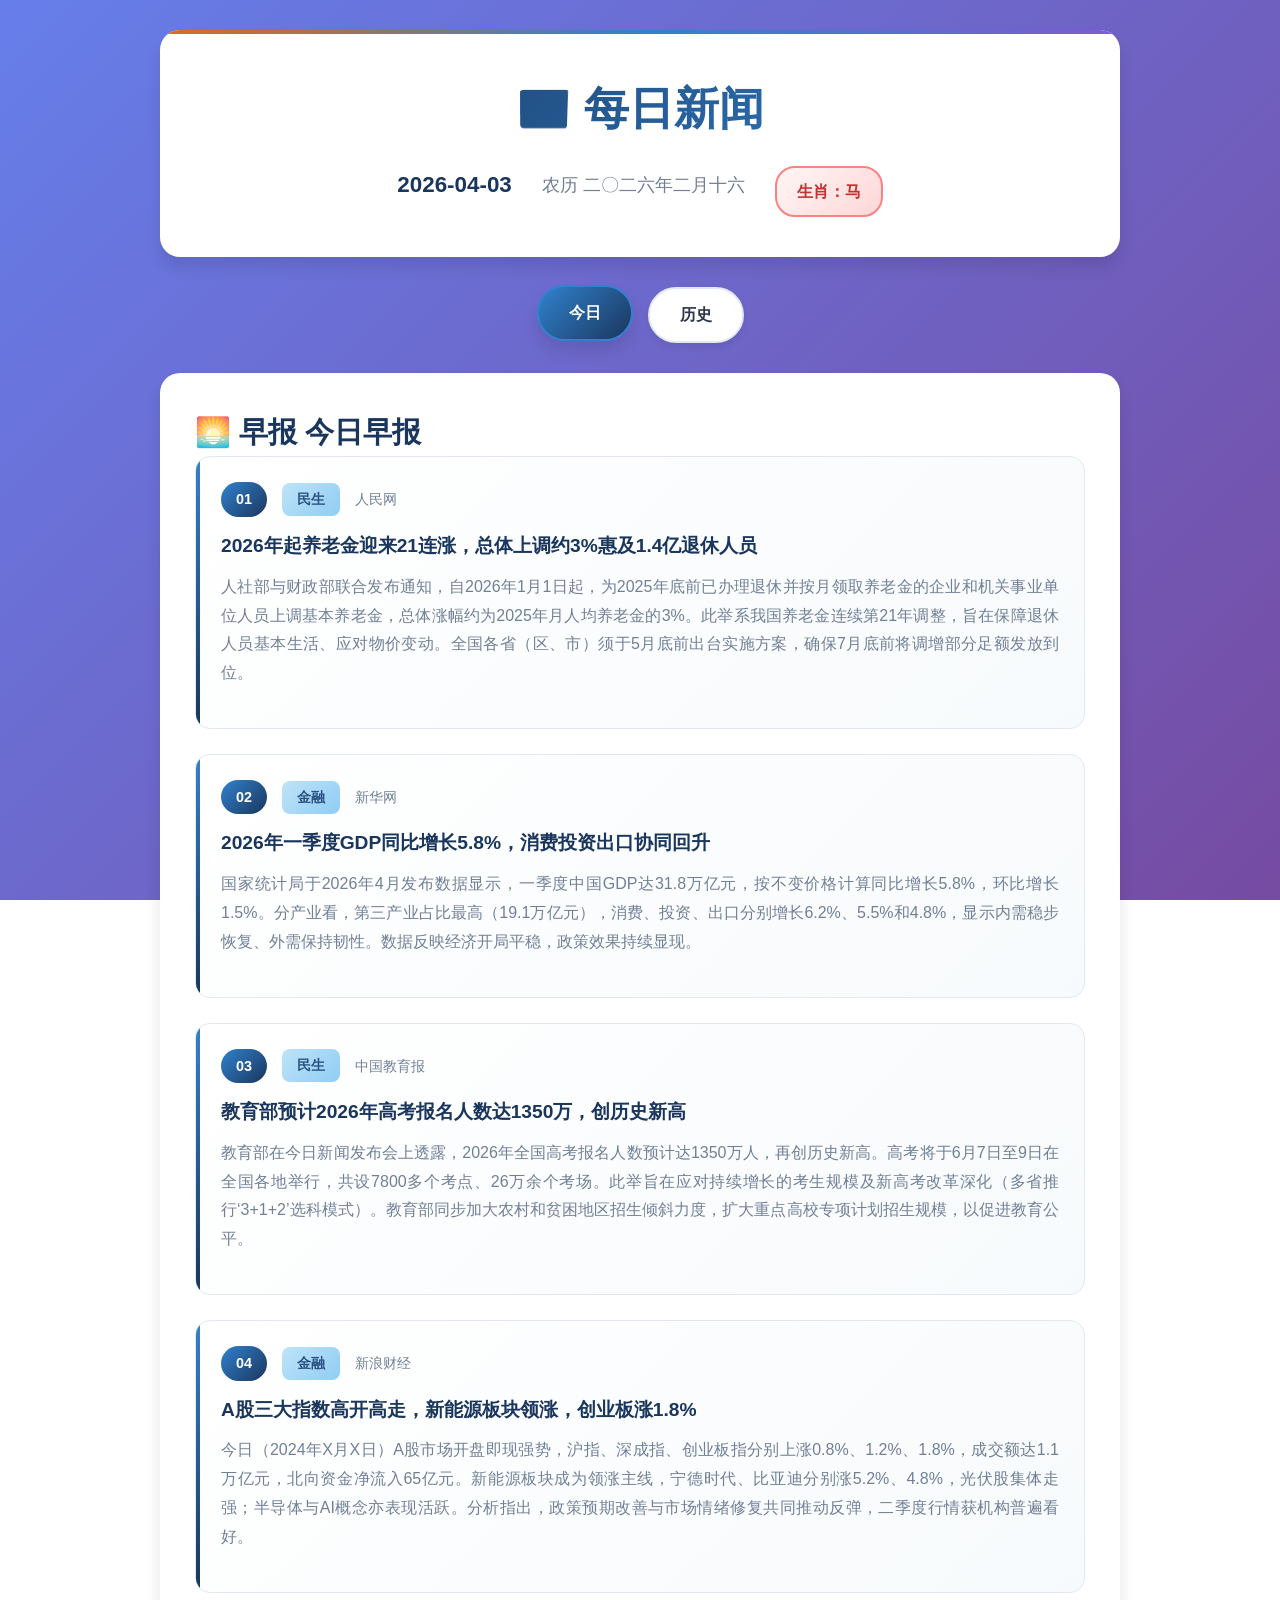
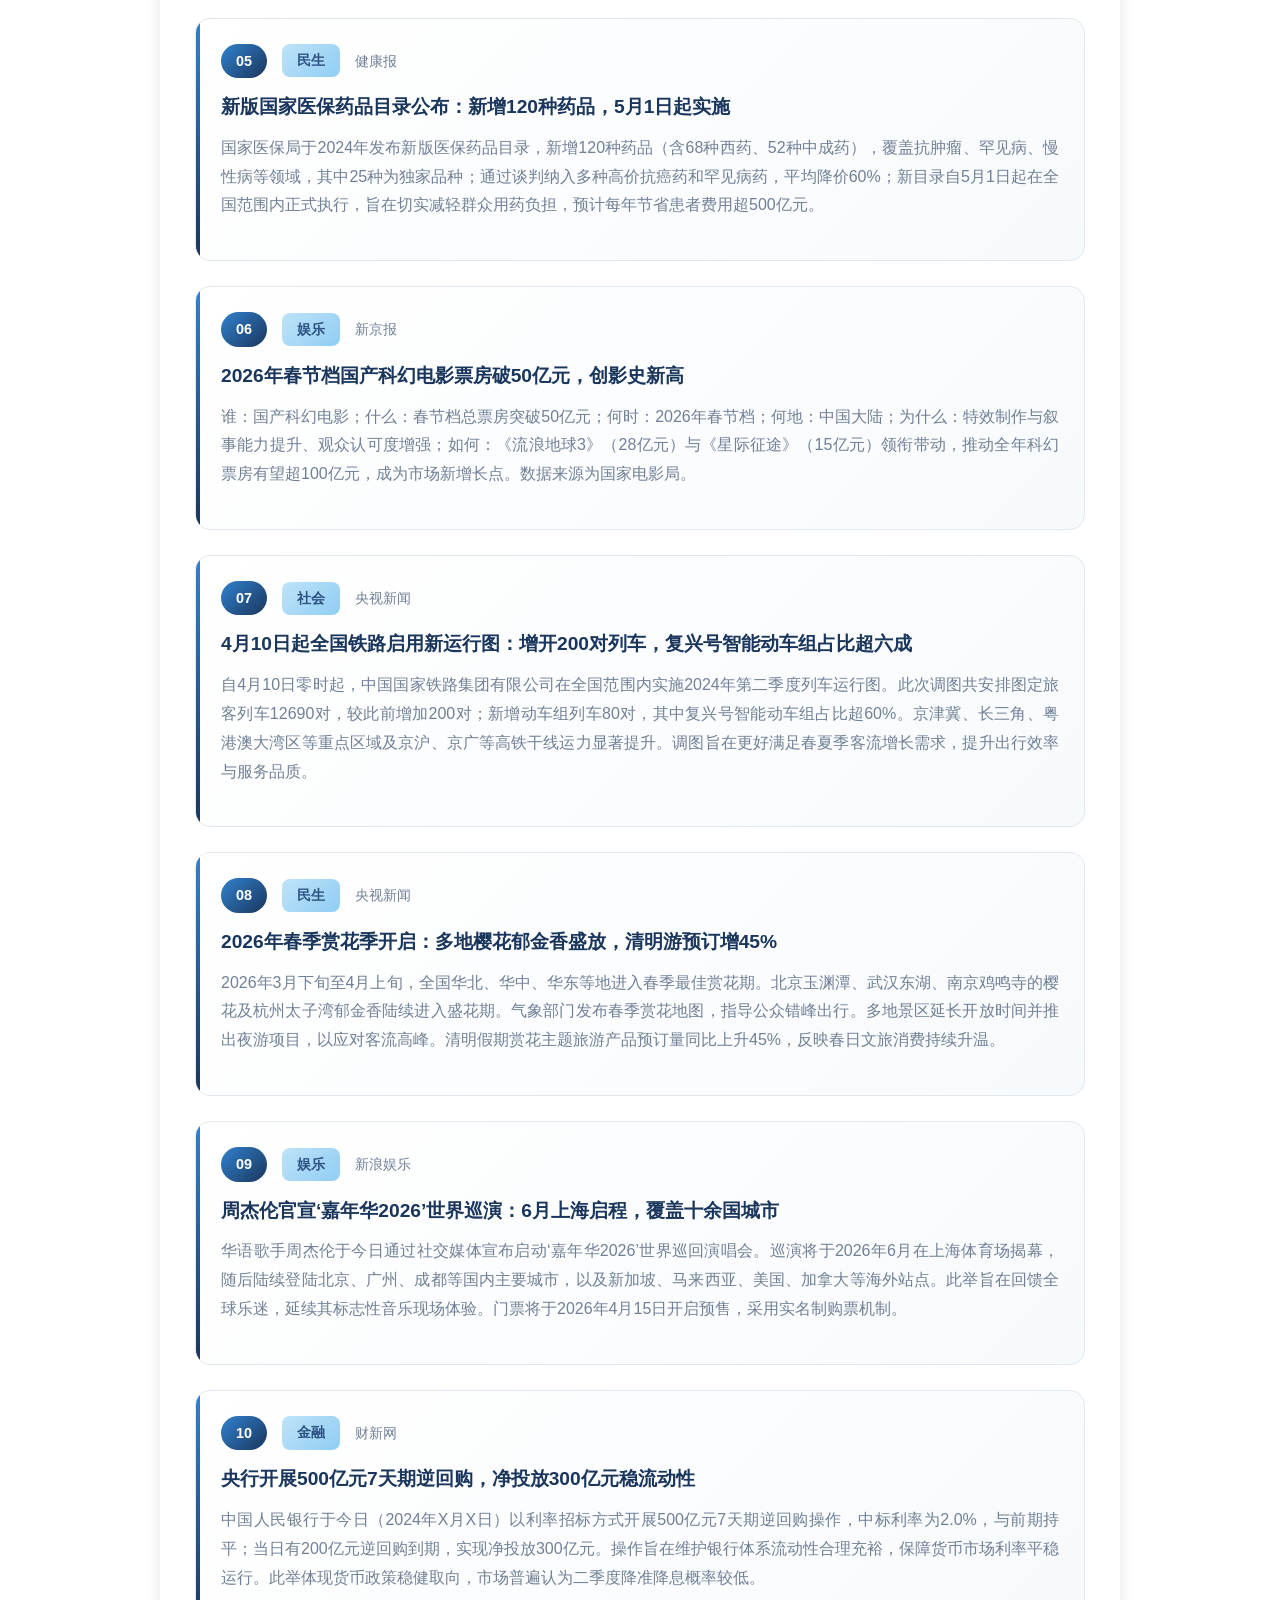
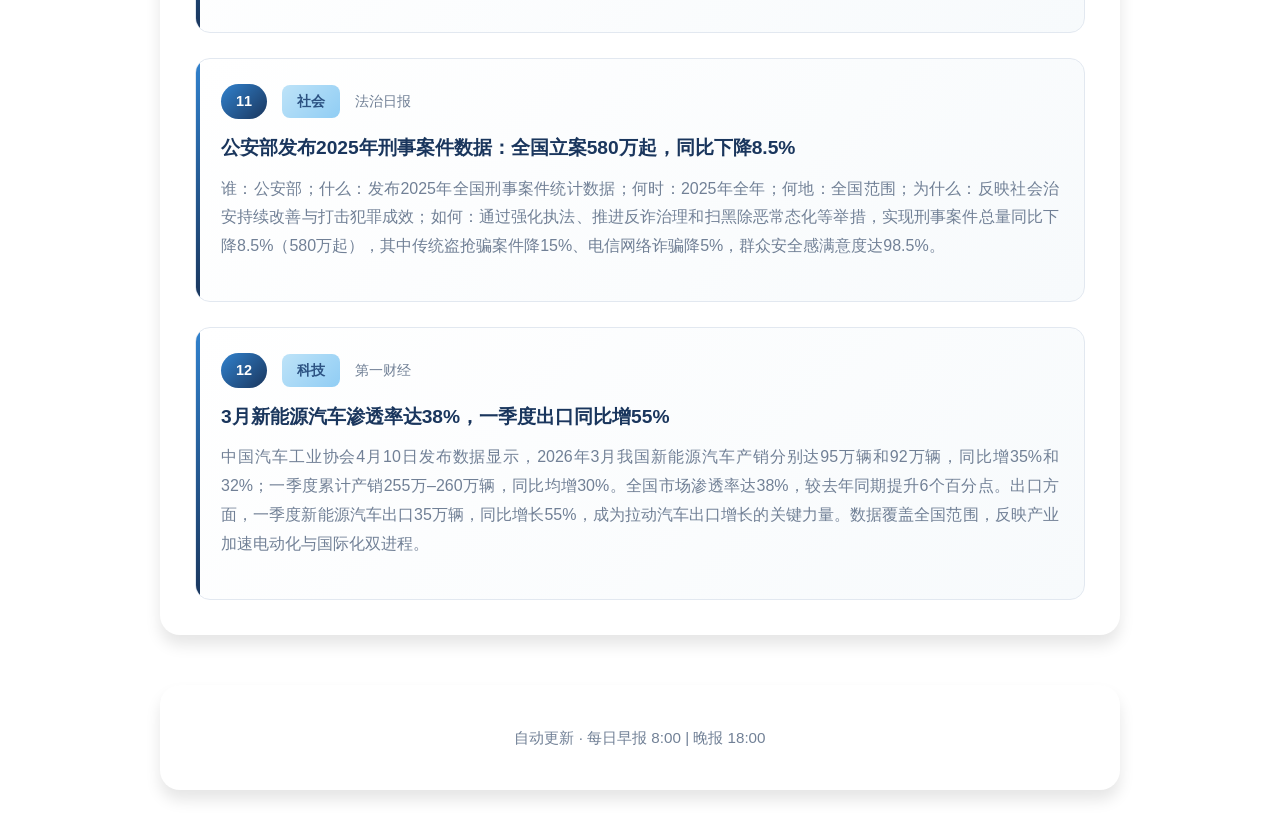
<file: index.html>
<!DOCTYPE html>
<html lang="zh-CN">
<head>
  <meta charset="UTF-8">
  <meta name="viewport" content="width=device-width, initial-scale=1.0">
  <title>今日新闻 - 每日新闻</title>
  <link rel="stylesheet" href="/css/style.css">
</head>
<body>
  <div class="container">
    <header>
      <h1>📰 每日新闻</h1>
      <div class="date-info">
      <div class="solar-date">2026-04-03</div>
      <div class="lunar-date">农历 二〇二六年二月十六</div>
      <div class="zodiac">生肖：马</div>
    </div>
    </header>
    
    <nav class="nav-tabs">
      <a href="/" class="active">今日</a>
      <a href="/history.html" class="">历史</a>
    </nav>

    <main>
      
      
        <section class="news-section">
          <h2 class="section-title">🌅 早报 今日早报</h2>
          <div class="news-list">
            
              <article class="news-item">
                <div class="news-header">
                  <span class="news-number">01</span>
                  <span class="news-category">民生</span>
                  <span class="news-source">人民网</span>
                </div>
                <h3 class="news-title">2026年起养老金迎来21连涨，总体上调约3%惠及1.4亿退休人员</h3>
                <p class="news-summary">人社部与财政部联合发布通知，自2026年1月1日起，为2025年底前已办理退休并按月领取养老金的企业和机关事业单位人员上调基本养老金，总体涨幅约为2025年月人均养老金的3%。此举系我国养老金连续第21年调整，旨在保障退休人员基本生活、应对物价变动。全国各省（区、市）须于5月底前出台实施方案，确保7月底前将调增部分足额发放到位。</p>
                
              </article>
            
              <article class="news-item">
                <div class="news-header">
                  <span class="news-number">02</span>
                  <span class="news-category">金融</span>
                  <span class="news-source">新华网</span>
                </div>
                <h3 class="news-title">2026年一季度GDP同比增长5.8%，消费投资出口协同回升</h3>
                <p class="news-summary">国家统计局于2026年4月发布数据显示，一季度中国GDP达31.8万亿元，按不变价格计算同比增长5.8%，环比增长1.5%。分产业看，第三产业占比最高（19.1万亿元），消费、投资、出口分别增长6.2%、5.5%和4.8%，显示内需稳步恢复、外需保持韧性。数据反映经济开局平稳，政策效果持续显现。</p>
                
              </article>
            
              <article class="news-item">
                <div class="news-header">
                  <span class="news-number">03</span>
                  <span class="news-category">民生</span>
                  <span class="news-source">中国教育报</span>
                </div>
                <h3 class="news-title">教育部预计2026年高考报名人数达1350万，创历史新高</h3>
                <p class="news-summary">教育部在今日新闻发布会上透露，2026年全国高考报名人数预计达1350万人，再创历史新高。高考将于6月7日至9日在全国各地举行，共设7800多个考点、26万余个考场。此举旨在应对持续增长的考生规模及新高考改革深化（多省推行‘3+1+2’选科模式）。教育部同步加大农村和贫困地区招生倾斜力度，扩大重点高校专项计划招生规模，以促进教育公平。</p>
                
              </article>
            
              <article class="news-item">
                <div class="news-header">
                  <span class="news-number">04</span>
                  <span class="news-category">金融</span>
                  <span class="news-source">新浪财经</span>
                </div>
                <h3 class="news-title">A股三大指数高开高走，新能源板块领涨，创业板涨1.8%</h3>
                <p class="news-summary">今日（2024年X月X日）A股市场开盘即现强势，沪指、深成指、创业板指分别上涨0.8%、1.2%、1.8%，成交额达1.1万亿元，北向资金净流入65亿元。新能源板块成为领涨主线，宁德时代、比亚迪分别涨5.2%、4.8%，光伏股集体走强；半导体与AI概念亦表现活跃。分析指出，政策预期改善与市场情绪修复共同推动反弹，二季度行情获机构普遍看好。</p>
                
              </article>
            
              <article class="news-item">
                <div class="news-header">
                  <span class="news-number">05</span>
                  <span class="news-category">民生</span>
                  <span class="news-source">健康报</span>
                </div>
                <h3 class="news-title">新版国家医保药品目录公布：新增120种药品，5月1日起实施</h3>
                <p class="news-summary">国家医保局于2024年发布新版医保药品目录，新增120种药品（含68种西药、52种中成药），覆盖抗肿瘤、罕见病、慢性病等领域，其中25种为独家品种；通过谈判纳入多种高价抗癌药和罕见病药，平均降价60%；新目录自5月1日起在全国范围内正式执行，旨在切实减轻群众用药负担，预计每年节省患者费用超500亿元。</p>
                
              </article>
            
              <article class="news-item">
                <div class="news-header">
                  <span class="news-number">06</span>
                  <span class="news-category">娱乐</span>
                  <span class="news-source">新京报</span>
                </div>
                <h3 class="news-title">2026年春节档国产科幻电影票房破50亿元，创影史新高</h3>
                <p class="news-summary">谁：国产科幻电影；什么：春节档总票房突破50亿元；何时：2026年春节档；何地：中国大陆；为什么：特效制作与叙事能力提升、观众认可度增强；如何：《流浪地球3》（28亿元）与《星际征途》（15亿元）领衔带动，推动全年科幻票房有望超100亿元，成为市场新增长点。数据来源为国家电影局。</p>
                
              </article>
            
              <article class="news-item">
                <div class="news-header">
                  <span class="news-number">07</span>
                  <span class="news-category">社会</span>
                  <span class="news-source">央视新闻</span>
                </div>
                <h3 class="news-title">4月10日起全国铁路启用新运行图：增开200对列车，复兴号智能动车组占比超六成</h3>
                <p class="news-summary">自4月10日零时起，中国国家铁路集团有限公司在全国范围内实施2024年第二季度列车运行图。此次调图共安排图定旅客列车12690对，较此前增加200对；新增动车组列车80对，其中复兴号智能动车组占比超60%。京津冀、长三角、粤港澳大湾区等重点区域及京沪、京广等高铁干线运力显著提升。调图旨在更好满足春夏季客流增长需求，提升出行效率与服务品质。</p>
                
              </article>
            
              <article class="news-item">
                <div class="news-header">
                  <span class="news-number">08</span>
                  <span class="news-category">民生</span>
                  <span class="news-source">央视新闻</span>
                </div>
                <h3 class="news-title">2026年春季赏花季开启：多地樱花郁金香盛放，清明游预订增45%</h3>
                <p class="news-summary">2026年3月下旬至4月上旬，全国华北、华中、华东等地进入春季最佳赏花期。北京玉渊潭、武汉东湖、南京鸡鸣寺的樱花及杭州太子湾郁金香陆续进入盛花期。气象部门发布春季赏花地图，指导公众错峰出行。多地景区延长开放时间并推出夜游项目，以应对客流高峰。清明假期赏花主题旅游产品预订量同比上升45%，反映春日文旅消费持续升温。</p>
                
              </article>
            
              <article class="news-item">
                <div class="news-header">
                  <span class="news-number">09</span>
                  <span class="news-category">娱乐</span>
                  <span class="news-source">新浪娱乐</span>
                </div>
                <h3 class="news-title">周杰伦官宣‘嘉年华2026’世界巡演：6月上海启程，覆盖十余国城市</h3>
                <p class="news-summary">华语歌手周杰伦于今日通过社交媒体宣布启动‘嘉年华2026’世界巡回演唱会。巡演将于2026年6月在上海体育场揭幕，随后陆续登陆北京、广州、成都等国内主要城市，以及新加坡、马来西亚、美国、加拿大等海外站点。此举旨在回馈全球乐迷，延续其标志性音乐现场体验。门票将于2026年4月15日开启预售，采用实名制购票机制。</p>
                
              </article>
            
              <article class="news-item">
                <div class="news-header">
                  <span class="news-number">10</span>
                  <span class="news-category">金融</span>
                  <span class="news-source">财新网</span>
                </div>
                <h3 class="news-title">央行开展500亿元7天期逆回购，净投放300亿元稳流动性</h3>
                <p class="news-summary">中国人民银行于今日（2024年X月X日）以利率招标方式开展500亿元7天期逆回购操作，中标利率为2.0%，与前期持平；当日有200亿元逆回购到期，实现净投放300亿元。操作旨在维护银行体系流动性合理充裕，保障货币市场利率平稳运行。此举体现货币政策稳健取向，市场普遍认为二季度降准降息概率较低。</p>
                
              </article>
            
              <article class="news-item">
                <div class="news-header">
                  <span class="news-number">11</span>
                  <span class="news-category">社会</span>
                  <span class="news-source">法治日报</span>
                </div>
                <h3 class="news-title">公安部发布2025年刑事案件数据：全国立案580万起，同比下降8.5%</h3>
                <p class="news-summary">谁：公安部；什么：发布2025年全国刑事案件统计数据；何时：2025年全年；何地：全国范围；为什么：反映社会治安持续改善与打击犯罪成效；如何：通过强化执法、推进反诈治理和扫黑除恶常态化等举措，实现刑事案件总量同比下降8.5%（580万起），其中传统盗抢骗案件降15%、电信网络诈骗降5%，群众安全感满意度达98.5%。</p>
                
              </article>
            
              <article class="news-item">
                <div class="news-header">
                  <span class="news-number">12</span>
                  <span class="news-category">科技</span>
                  <span class="news-source">第一财经</span>
                </div>
                <h3 class="news-title">3月新能源汽车渗透率达38%，一季度出口同比增55%</h3>
                <p class="news-summary">中国汽车工业协会4月10日发布数据显示，2026年3月我国新能源汽车产销分别达95万辆和92万辆，同比增35%和32%；一季度累计产销255万–260万辆，同比均增30%。全国市场渗透率达38%，较去年同期提升6个百分点。出口方面，一季度新能源汽车出口35万辆，同比增长55%，成为拉动汽车出口增长的关键力量。数据覆盖全国范围，反映产业加速电动化与国际化双进程。</p>
                
              </article>
            
          </div>
        </section>
      
      
      
    
    </main>

    <footer>
      <p>自动更新 · 每日早报 8:00 | 晚报 18:00</p>
    </footer>
  </div>
  <script src="/js/app.js"></script>
</body>
</html>
</file>
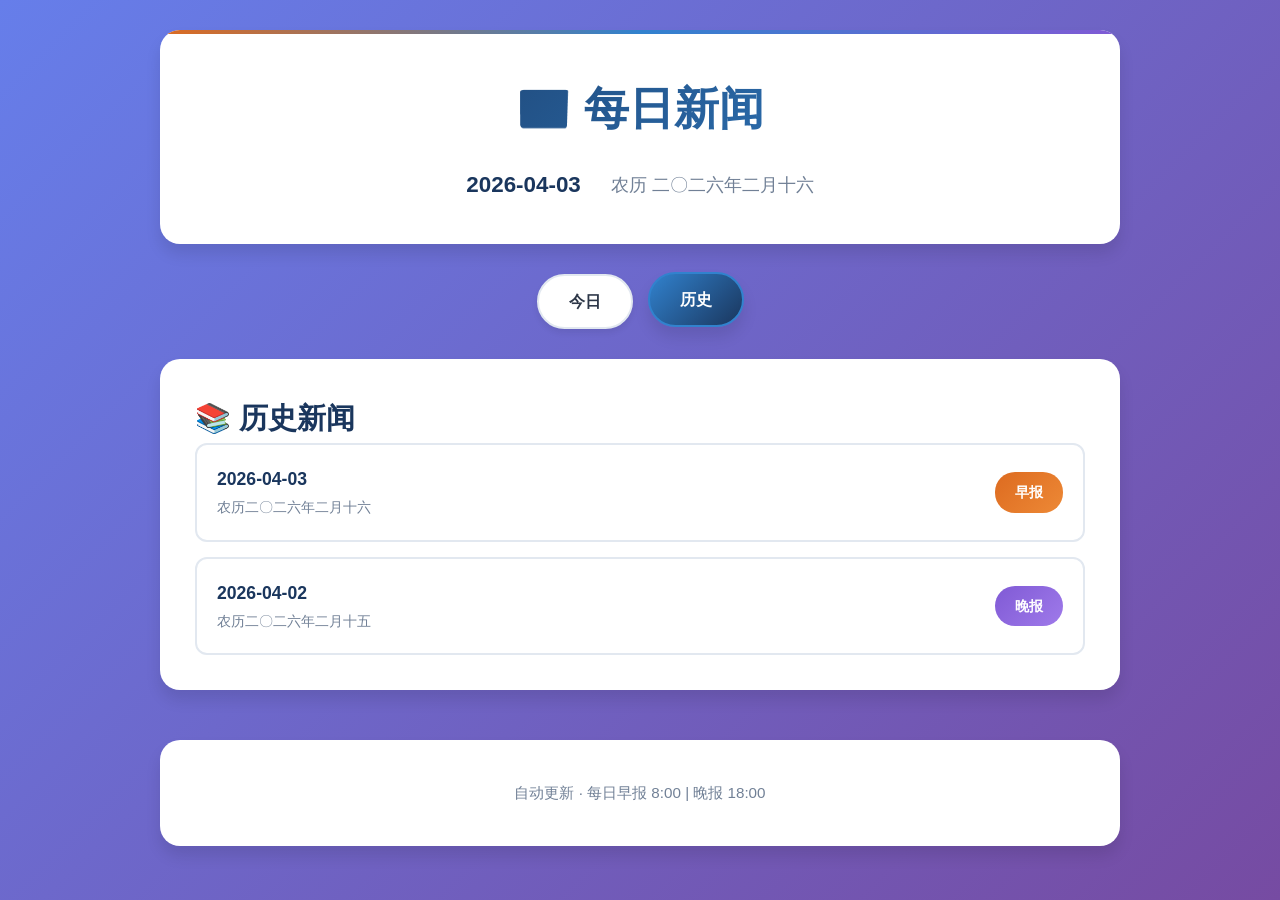
<file: history.html>
<!DOCTYPE html>
<html lang="zh-CN">
<head>
  <meta charset="UTF-8">
  <meta name="viewport" content="width=device-width, initial-scale=1.0">
  <title>历史新闻 - 每日新闻</title>
  <link rel="stylesheet" href="/css/style.css">
</head>
<body>
  <div class="container">
    <header>
      <h1>📰 每日新闻</h1>
      <div class="date-info">
      <div class="solar-date">2026-04-03</div>
      <div class="lunar-date">农历 二〇二六年二月十六</div>
    </div>
    </header>
    
    <nav class="nav-tabs">
      <a href="/" class="">今日</a>
      <a href="/history.html" class="active">历史</a>
    </nav>

    <main>
      
      <section class="history-section">
        <h2 class="section-title">📚 历史新闻</h2>
        <div class="history-list">
          
              <div class="history-item">
                <div class="history-date">
                  <span class="date">2026-04-03</span>
                  <span class="lunar">农历二〇二六年二月十六</span>
                </div>
                <div class="history-links">
                  <a href="/archives/2026-04-03_morning.html" class="tag morning">早报</a>
                  
                </div>
              </div>
            
              <div class="history-item">
                <div class="history-date">
                  <span class="date">2026-04-02</span>
                  <span class="lunar">农历二〇二六年二月十五</span>
                </div>
                <div class="history-links">
                  
                  <a href="/archives/2026-04-02_evening.html" class="tag evening">晚报</a>
                </div>
              </div>
            
        </div>
      </section>
    
    </main>

    <footer>
      <p>自动更新 · 每日早报 8:00 | 晚报 18:00</p>
    </footer>
  </div>
  <script src="/js/app.js"></script>
</body>
</html>
</file>
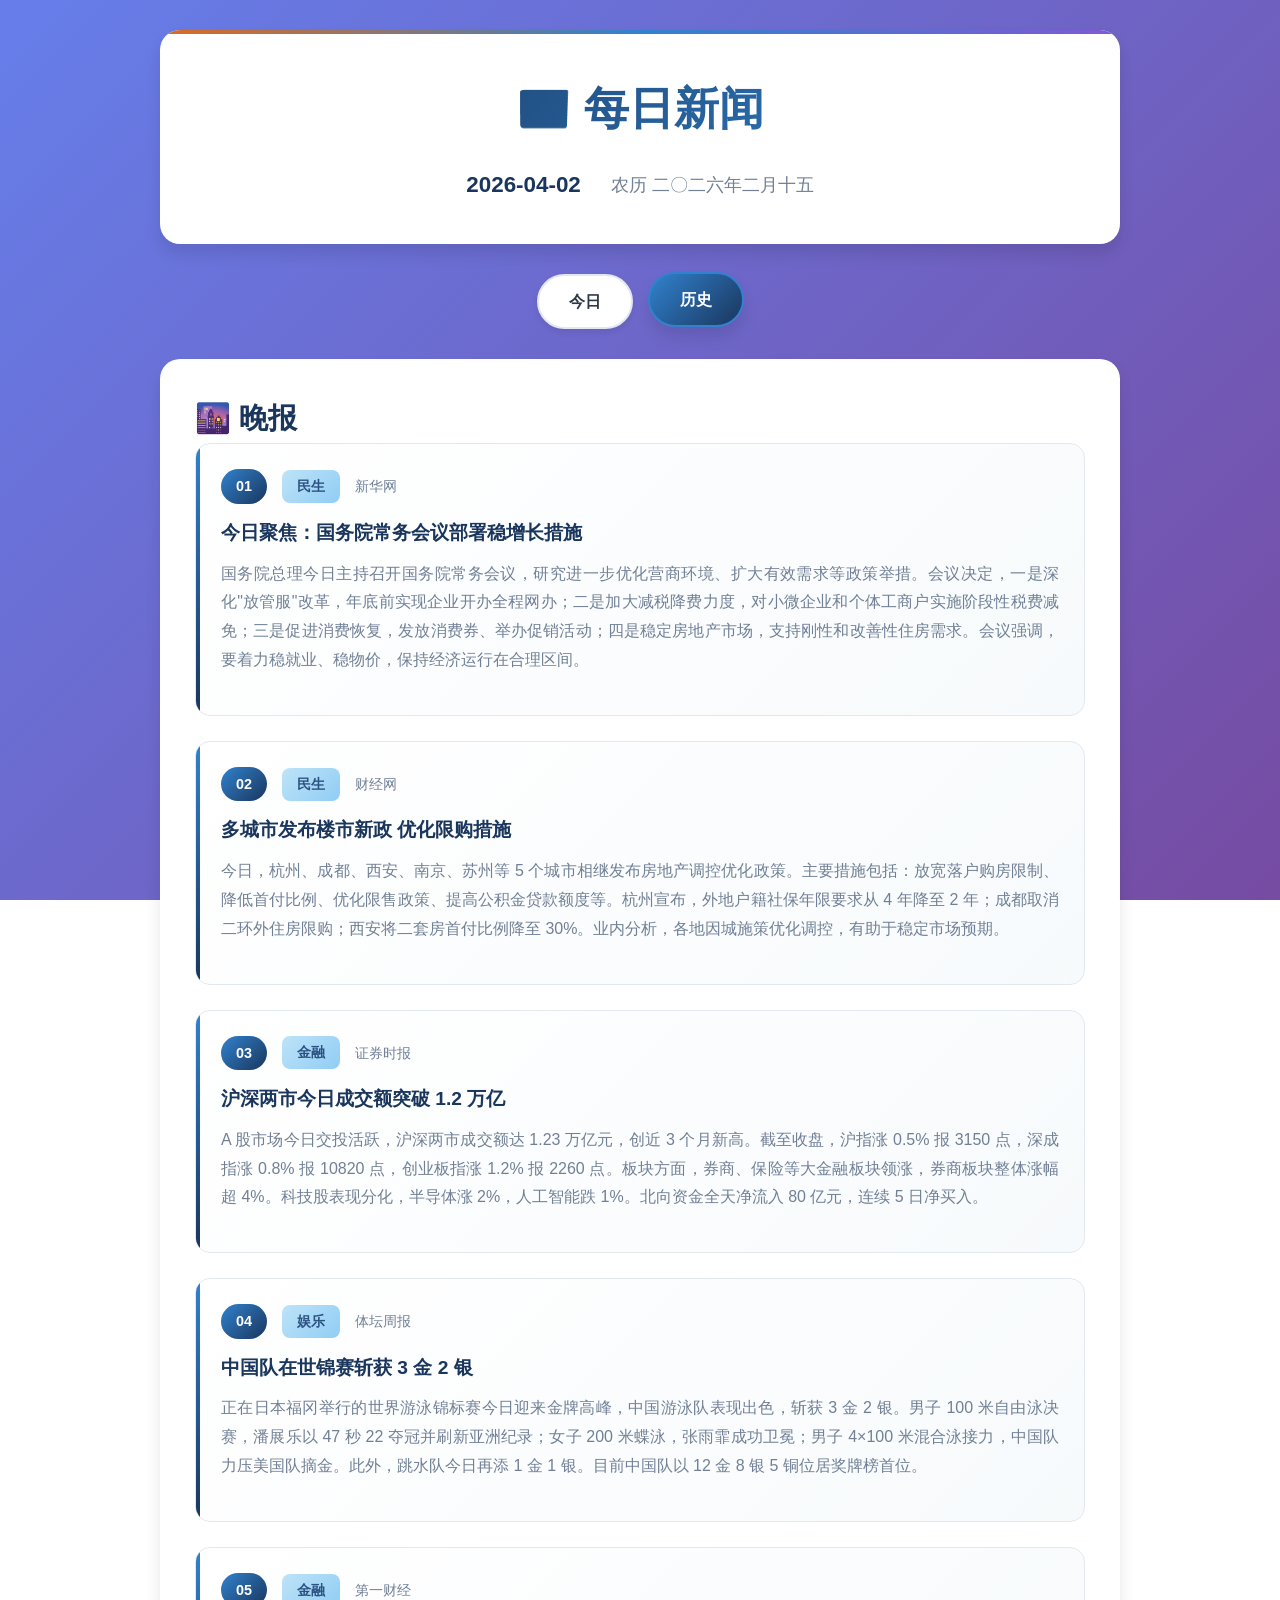
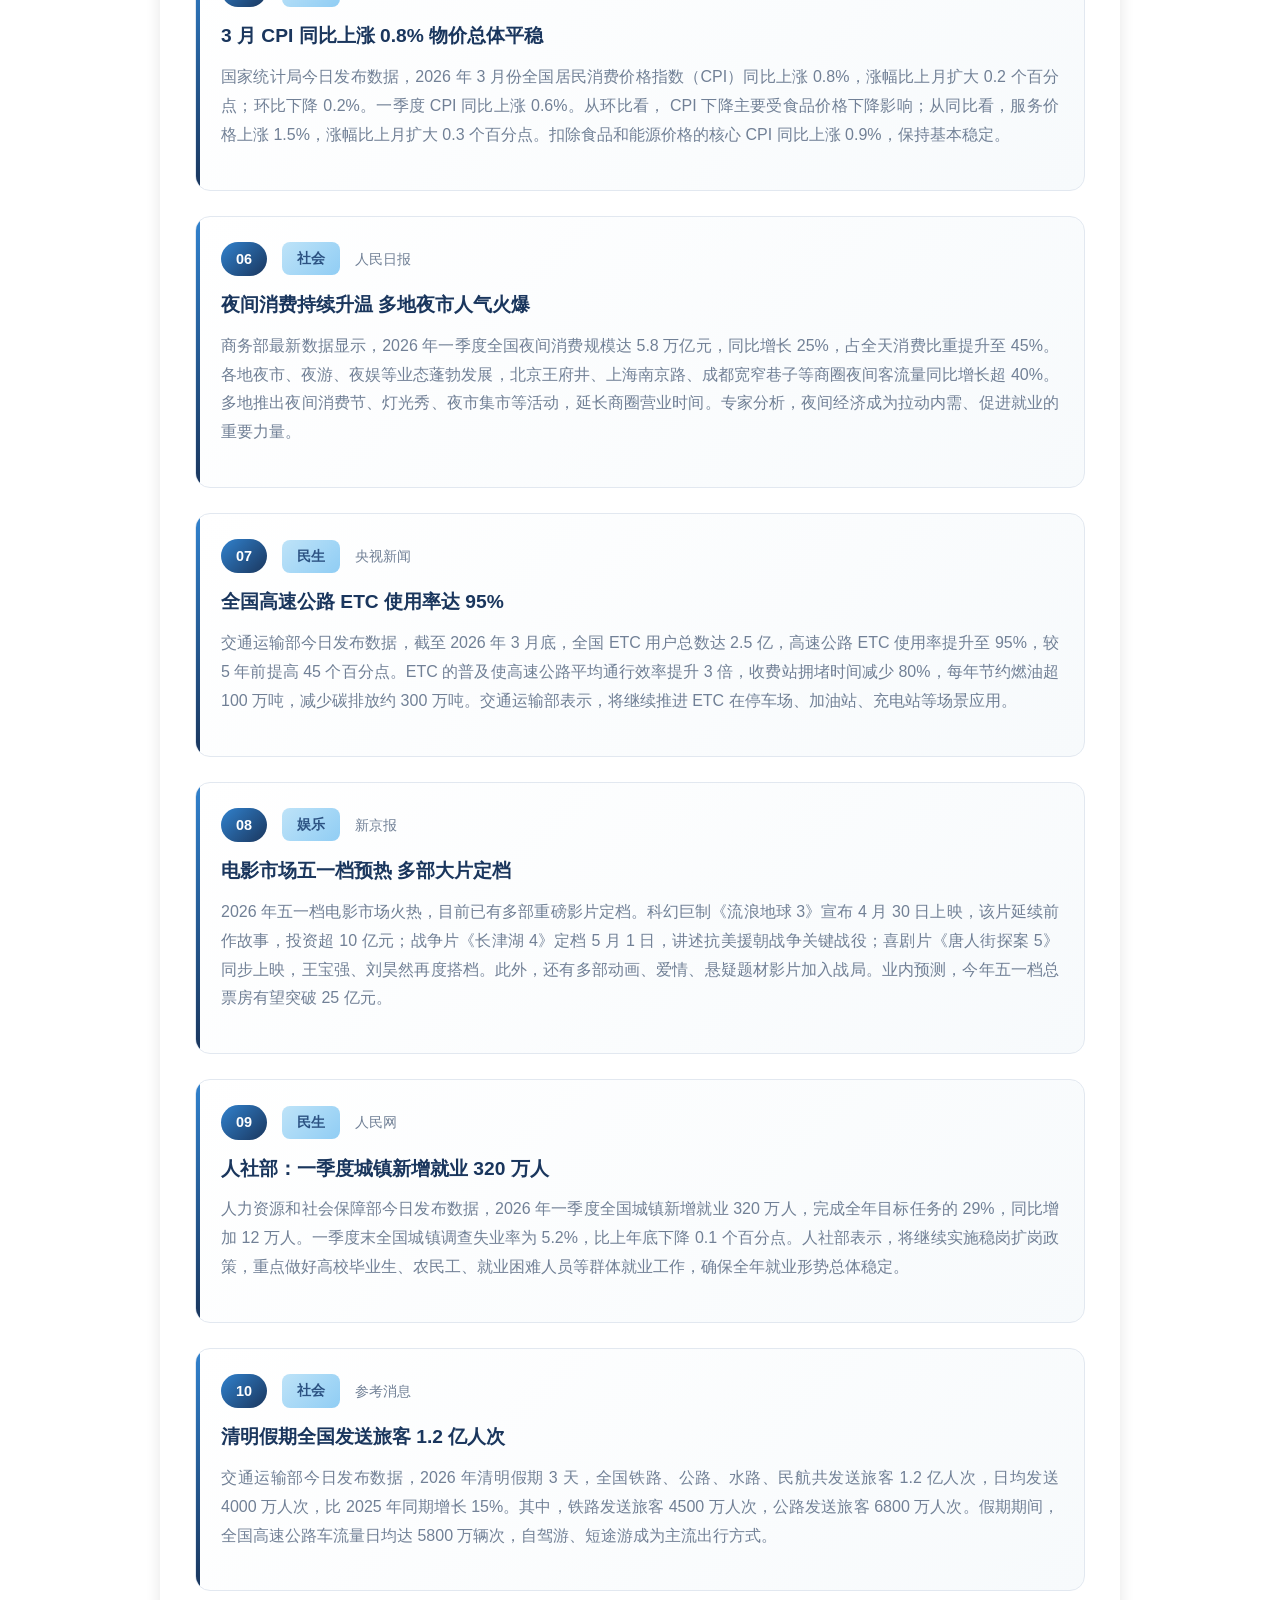
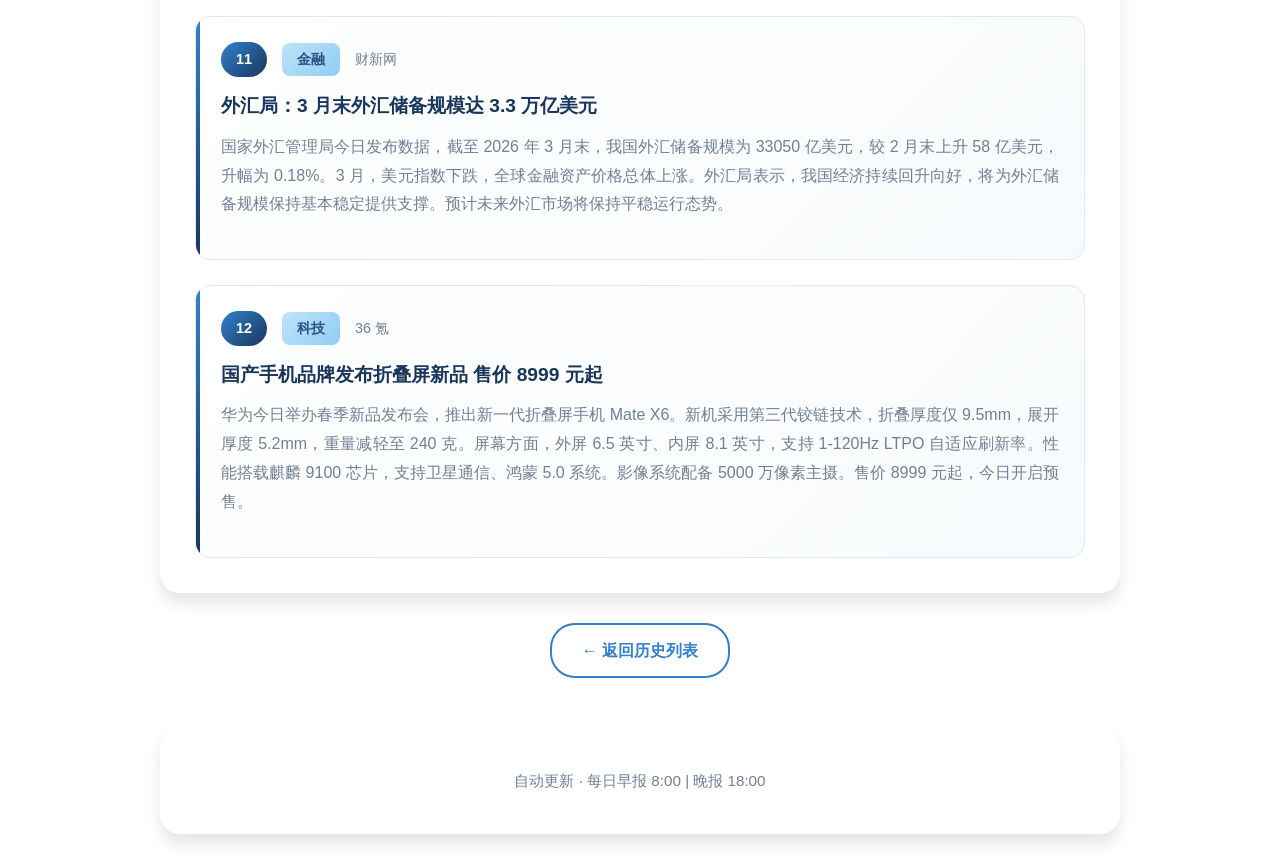
<file: archives/2026-04-02_evening.html>
<!DOCTYPE html>
<html lang="zh-CN">
<head>
  <meta charset="UTF-8">
  <meta name="viewport" content="width=device-width, initial-scale=1.0">
  <title>2026-04-02 新闻 - 每日新闻</title>
  <link rel="stylesheet" href="/css/style.css">
</head>
<body>
  <div class="container">
    <header>
      <h1>📰 每日新闻</h1>
      <div class="date-info">
      <div class="solar-date">2026-04-02</div>
      <div class="lunar-date">农历 二〇二六年二月十五</div>
    </div>
    </header>
    
    <nav class="nav-tabs">
      <a href="/" class="">今日</a>
      <a href="/history.html" class="active">历史</a>
    </nav>

    <main>
      
      
      
        <section class="news-section">
          <h2 class="section-title">🌆 晚报</h2>
          <div class="news-list">
            
              <article class="news-item">
                <div class="news-header">
                  <span class="news-number">01</span>
                  <span class="news-category">民生</span>
                  <span class="news-source">新华网</span>
                </div>
                <h3 class="news-title">今日聚焦：国务院常务会议部署稳增长措施</h3>
                <p class="news-summary">国务院总理今日主持召开国务院常务会议，研究进一步优化营商环境、扩大有效需求等政策举措。会议决定，一是深化"放管服"改革，年底前实现企业开办全程网办；二是加大减税降费力度，对小微企业和个体工商户实施阶段性税费减免；三是促进消费恢复，发放消费券、举办促销活动；四是稳定房地产市场，支持刚性和改善性住房需求。会议强调，要着力稳就业、稳物价，保持经济运行在合理区间。</p>
              </article>
            
              <article class="news-item">
                <div class="news-header">
                  <span class="news-number">02</span>
                  <span class="news-category">民生</span>
                  <span class="news-source">财经网</span>
                </div>
                <h3 class="news-title">多城市发布楼市新政 优化限购措施</h3>
                <p class="news-summary">今日，杭州、成都、西安、南京、苏州等 5 个城市相继发布房地产调控优化政策。主要措施包括：放宽落户购房限制、降低首付比例、优化限售政策、提高公积金贷款额度等。杭州宣布，外地户籍社保年限要求从 4 年降至 2 年；成都取消二环外住房限购；西安将二套房首付比例降至 30%。业内分析，各地因城施策优化调控，有助于稳定市场预期。</p>
              </article>
            
              <article class="news-item">
                <div class="news-header">
                  <span class="news-number">03</span>
                  <span class="news-category">金融</span>
                  <span class="news-source">证券时报</span>
                </div>
                <h3 class="news-title">沪深两市今日成交额突破 1.2 万亿</h3>
                <p class="news-summary">A 股市场今日交投活跃，沪深两市成交额达 1.23 万亿元，创近 3 个月新高。截至收盘，沪指涨 0.5% 报 3150 点，深成指涨 0.8% 报 10820 点，创业板指涨 1.2% 报 2260 点。板块方面，券商、保险等大金融板块领涨，券商板块整体涨幅超 4%。科技股表现分化，半导体涨 2%，人工智能跌 1%。北向资金全天净流入 80 亿元，连续 5 日净买入。</p>
              </article>
            
              <article class="news-item">
                <div class="news-header">
                  <span class="news-number">04</span>
                  <span class="news-category">娱乐</span>
                  <span class="news-source">体坛周报</span>
                </div>
                <h3 class="news-title">中国队在世锦赛斩获 3 金 2 银</h3>
                <p class="news-summary">正在日本福冈举行的世界游泳锦标赛今日迎来金牌高峰，中国游泳队表现出色，斩获 3 金 2 银。男子 100 米自由泳决赛，潘展乐以 47 秒 22 夺冠并刷新亚洲纪录；女子 200 米蝶泳，张雨霏成功卫冕；男子 4×100 米混合泳接力，中国队力压美国队摘金。此外，跳水队今日再添 1 金 1 银。目前中国队以 12 金 8 银 5 铜位居奖牌榜首位。</p>
              </article>
            
              <article class="news-item">
                <div class="news-header">
                  <span class="news-number">05</span>
                  <span class="news-category">金融</span>
                  <span class="news-source">第一财经</span>
                </div>
                <h3 class="news-title">3 月 CPI 同比上涨 0.8% 物价总体平稳</h3>
                <p class="news-summary">国家统计局今日发布数据，2026 年 3 月份全国居民消费价格指数（CPI）同比上涨 0.8%，涨幅比上月扩大 0.2 个百分点；环比下降 0.2%。一季度 CPI 同比上涨 0.6%。从环比看， CPI 下降主要受食品价格下降影响；从同比看，服务价格上涨 1.5%，涨幅比上月扩大 0.3 个百分点。扣除食品和能源价格的核心 CPI 同比上涨 0.9%，保持基本稳定。</p>
              </article>
            
              <article class="news-item">
                <div class="news-header">
                  <span class="news-number">06</span>
                  <span class="news-category">社会</span>
                  <span class="news-source">人民日报</span>
                </div>
                <h3 class="news-title">夜间消费持续升温 多地夜市人气火爆</h3>
                <p class="news-summary">商务部最新数据显示，2026 年一季度全国夜间消费规模达 5.8 万亿元，同比增长 25%，占全天消费比重提升至 45%。各地夜市、夜游、夜娱等业态蓬勃发展，北京王府井、上海南京路、成都宽窄巷子等商圈夜间客流量同比增长超 40%。多地推出夜间消费节、灯光秀、夜市集市等活动，延长商圈营业时间。专家分析，夜间经济成为拉动内需、促进就业的重要力量。</p>
              </article>
            
              <article class="news-item">
                <div class="news-header">
                  <span class="news-number">07</span>
                  <span class="news-category">民生</span>
                  <span class="news-source">央视新闻</span>
                </div>
                <h3 class="news-title">全国高速公路 ETC 使用率达 95%</h3>
                <p class="news-summary">交通运输部今日发布数据，截至 2026 年 3 月底，全国 ETC 用户总数达 2.5 亿，高速公路 ETC 使用率提升至 95%，较 5 年前提高 45 个百分点。ETC 的普及使高速公路平均通行效率提升 3 倍，收费站拥堵时间减少 80%，每年节约燃油超 100 万吨，减少碳排放约 300 万吨。交通运输部表示，将继续推进 ETC 在停车场、加油站、充电站等场景应用。</p>
              </article>
            
              <article class="news-item">
                <div class="news-header">
                  <span class="news-number">08</span>
                  <span class="news-category">娱乐</span>
                  <span class="news-source">新京报</span>
                </div>
                <h3 class="news-title">电影市场五一档预热 多部大片定档</h3>
                <p class="news-summary">2026 年五一档电影市场火热，目前已有多部重磅影片定档。科幻巨制《流浪地球 3》宣布 4 月 30 日上映，该片延续前作故事，投资超 10 亿元；战争片《长津湖 4》定档 5 月 1 日，讲述抗美援朝战争关键战役；喜剧片《唐人街探案 5》同步上映，王宝强、刘昊然再度搭档。此外，还有多部动画、爱情、悬疑题材影片加入战局。业内预测，今年五一档总票房有望突破 25 亿元。</p>
              </article>
            
              <article class="news-item">
                <div class="news-header">
                  <span class="news-number">09</span>
                  <span class="news-category">民生</span>
                  <span class="news-source">人民网</span>
                </div>
                <h3 class="news-title">人社部：一季度城镇新增就业 320 万人</h3>
                <p class="news-summary">人力资源和社会保障部今日发布数据，2026 年一季度全国城镇新增就业 320 万人，完成全年目标任务的 29%，同比增加 12 万人。一季度末全国城镇调查失业率为 5.2%，比上年底下降 0.1 个百分点。人社部表示，将继续实施稳岗扩岗政策，重点做好高校毕业生、农民工、就业困难人员等群体就业工作，确保全年就业形势总体稳定。</p>
              </article>
            
              <article class="news-item">
                <div class="news-header">
                  <span class="news-number">10</span>
                  <span class="news-category">社会</span>
                  <span class="news-source">参考消息</span>
                </div>
                <h3 class="news-title">清明假期全国发送旅客 1.2 亿人次</h3>
                <p class="news-summary">交通运输部今日发布数据，2026 年清明假期 3 天，全国铁路、公路、水路、民航共发送旅客 1.2 亿人次，日均发送 4000 万人次，比 2025 年同期增长 15%。其中，铁路发送旅客 4500 万人次，公路发送旅客 6800 万人次。假期期间，全国高速公路车流量日均达 5800 万辆次，自驾游、短途游成为主流出行方式。</p>
              </article>
            
              <article class="news-item">
                <div class="news-header">
                  <span class="news-number">11</span>
                  <span class="news-category">金融</span>
                  <span class="news-source">财新网</span>
                </div>
                <h3 class="news-title">外汇局：3 月末外汇储备规模达 3.3 万亿美元</h3>
                <p class="news-summary">国家外汇管理局今日发布数据，截至 2026 年 3 月末，我国外汇储备规模为 33050 亿美元，较 2 月末上升 58 亿美元，升幅为 0.18%。3 月，美元指数下跌，全球金融资产价格总体上涨。外汇局表示，我国经济持续回升向好，将为外汇储备规模保持基本稳定提供支撑。预计未来外汇市场将保持平稳运行态势。</p>
              </article>
            
              <article class="news-item">
                <div class="news-header">
                  <span class="news-number">12</span>
                  <span class="news-category">科技</span>
                  <span class="news-source">36 氪</span>
                </div>
                <h3 class="news-title">国产手机品牌发布折叠屏新品 售价 8999 元起</h3>
                <p class="news-summary">华为今日举办春季新品发布会，推出新一代折叠屏手机 Mate X6。新机采用第三代铰链技术，折叠厚度仅 9.5mm，展开厚度 5.2mm，重量减轻至 240 克。屏幕方面，外屏 6.5 英寸、内屏 8.1 英寸，支持 1-120Hz LTPO 自适应刷新率。性能搭载麒麟 9100 芯片，支持卫星通信、鸿蒙 5.0 系统。影像系统配备 5000 万像素主摄。售价 8999 元起，今日开启预售。</p>
              </article>
            
          </div>
        </section>
      
      <div class="back-link"><a href="/history.html">← 返回历史列表</a></div>
    
    </main>

    <footer>
      <p>自动更新 · 每日早报 8:00 | 晚报 18:00</p>
    </footer>
  </div>
  <script src="/js/app.js"></script>
</body>
</html>
</file>
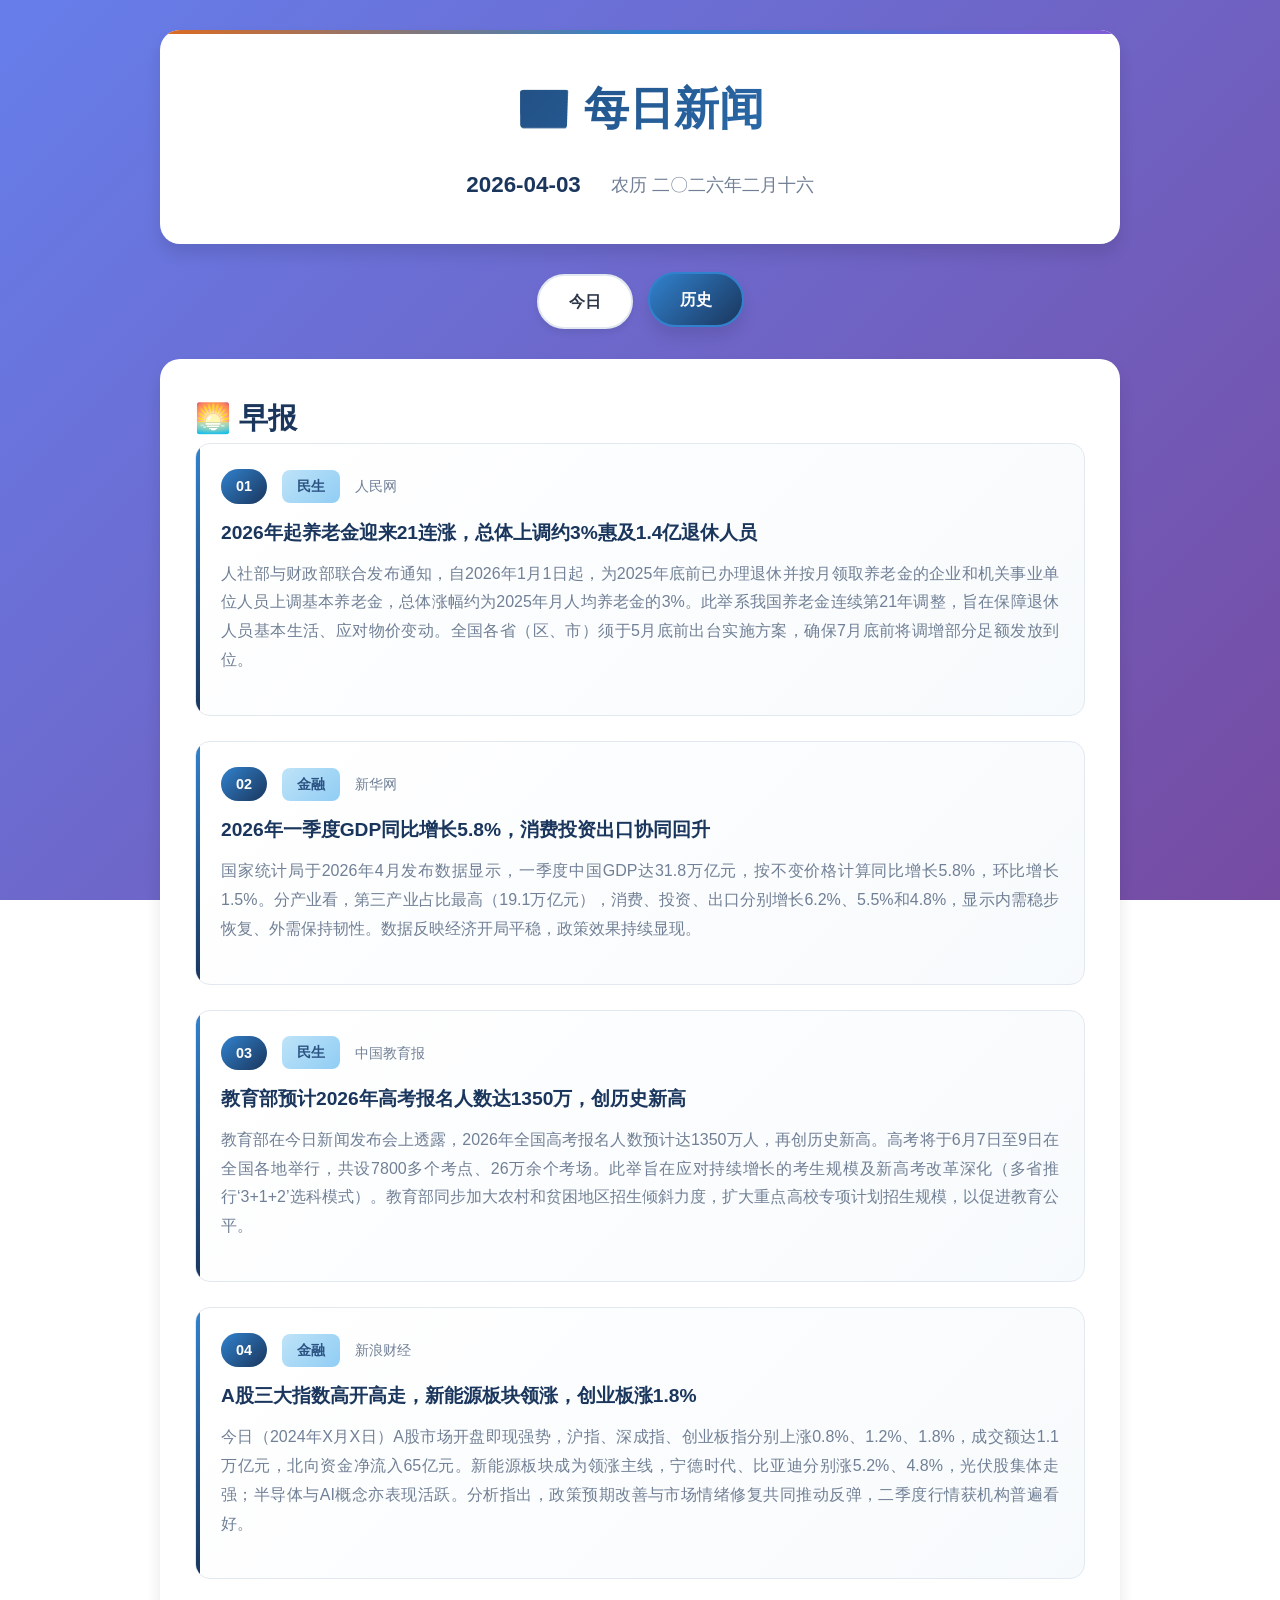
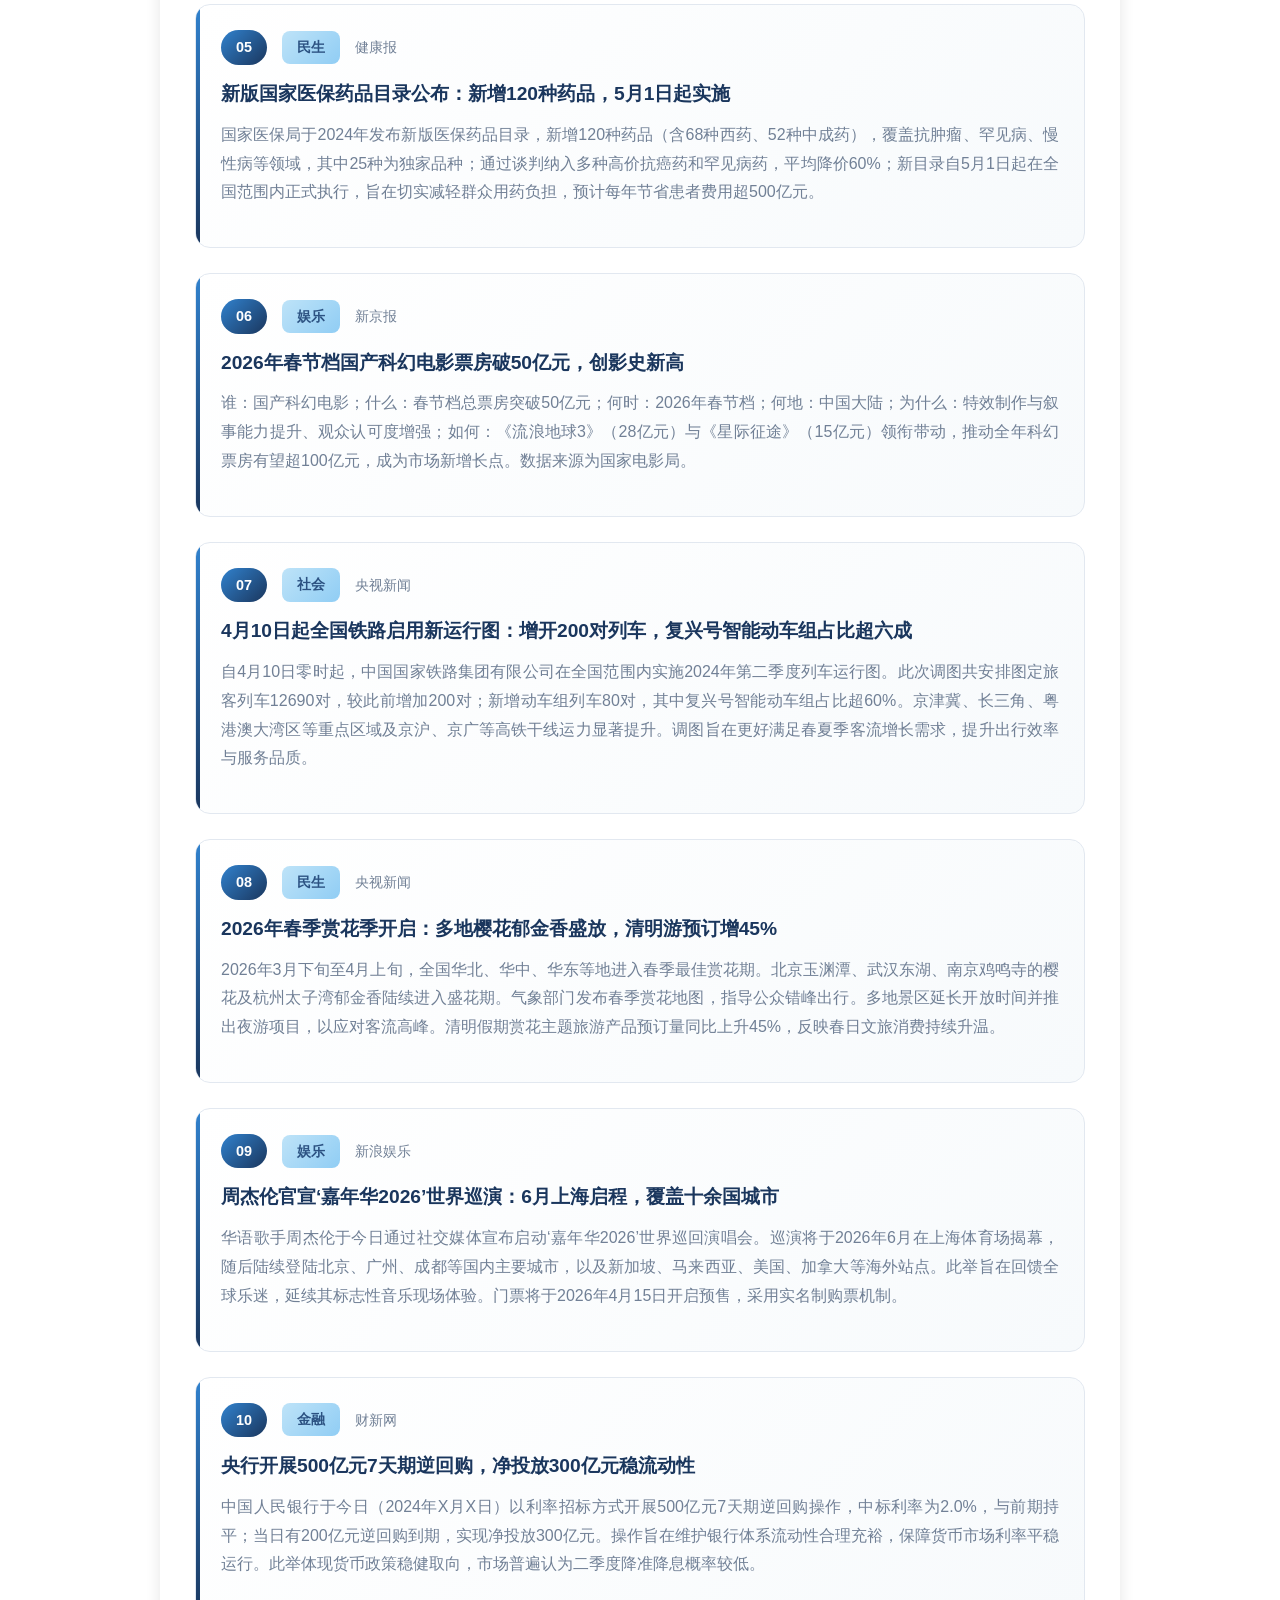
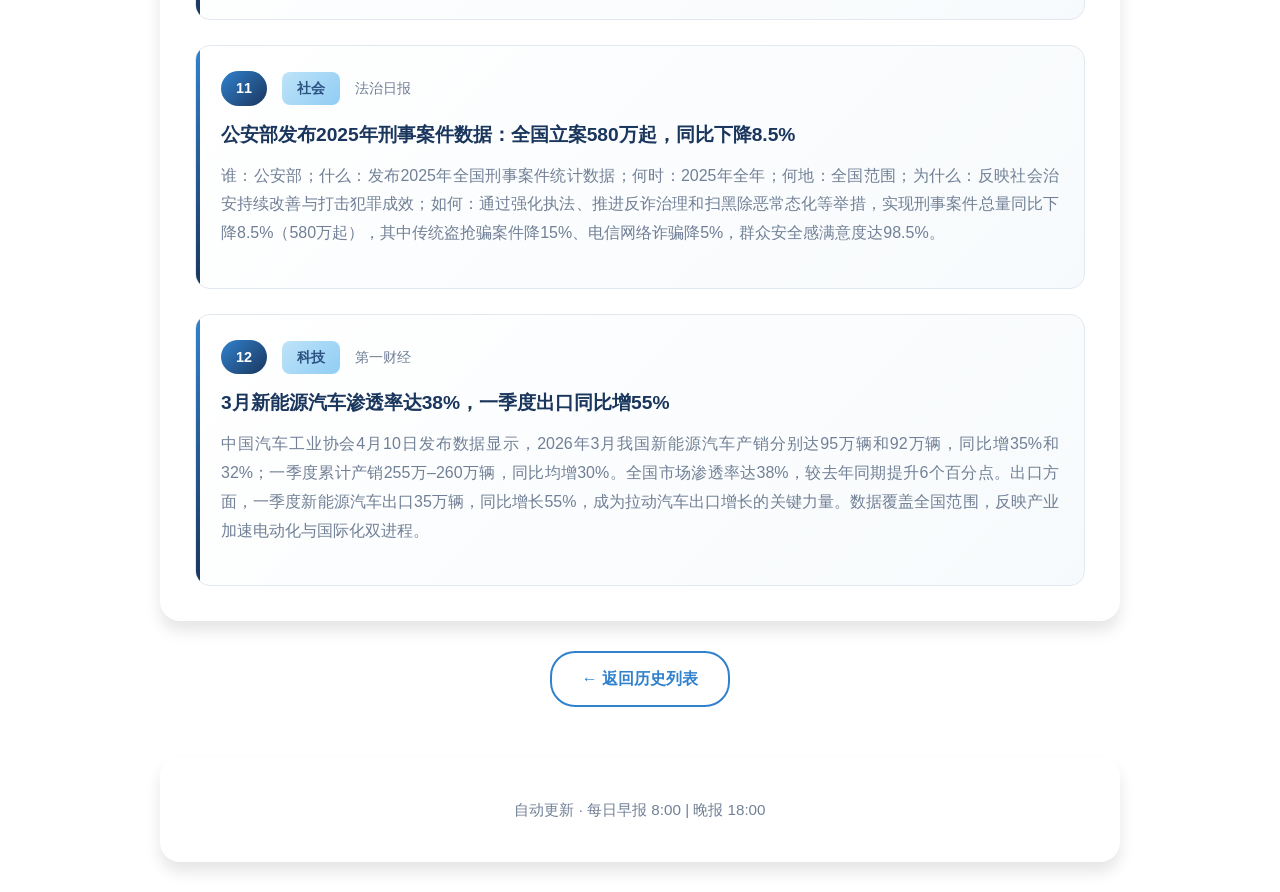
<file: archives/2026-04-03_morning.html>
<!DOCTYPE html>
<html lang="zh-CN">
<head>
  <meta charset="UTF-8">
  <meta name="viewport" content="width=device-width, initial-scale=1.0">
  <title>2026-04-03 新闻 - 每日新闻</title>
  <link rel="stylesheet" href="/css/style.css">
</head>
<body>
  <div class="container">
    <header>
      <h1>📰 每日新闻</h1>
      <div class="date-info">
      <div class="solar-date">2026-04-03</div>
      <div class="lunar-date">农历 二〇二六年二月十六</div>
    </div>
    </header>
    
    <nav class="nav-tabs">
      <a href="/" class="">今日</a>
      <a href="/history.html" class="active">历史</a>
    </nav>

    <main>
      
      
        <section class="news-section">
          <h2 class="section-title">🌅 早报</h2>
          <div class="news-list">
            
              <article class="news-item">
                <div class="news-header">
                  <span class="news-number">01</span>
                  <span class="news-category">民生</span>
                  <span class="news-source">人民网</span>
                </div>
                <h3 class="news-title">2026年起养老金迎来21连涨，总体上调约3%惠及1.4亿退休人员</h3>
                <p class="news-summary">人社部与财政部联合发布通知，自2026年1月1日起，为2025年底前已办理退休并按月领取养老金的企业和机关事业单位人员上调基本养老金，总体涨幅约为2025年月人均养老金的3%。此举系我国养老金连续第21年调整，旨在保障退休人员基本生活、应对物价变动。全国各省（区、市）须于5月底前出台实施方案，确保7月底前将调增部分足额发放到位。</p>
              </article>
            
              <article class="news-item">
                <div class="news-header">
                  <span class="news-number">02</span>
                  <span class="news-category">金融</span>
                  <span class="news-source">新华网</span>
                </div>
                <h3 class="news-title">2026年一季度GDP同比增长5.8%，消费投资出口协同回升</h3>
                <p class="news-summary">国家统计局于2026年4月发布数据显示，一季度中国GDP达31.8万亿元，按不变价格计算同比增长5.8%，环比增长1.5%。分产业看，第三产业占比最高（19.1万亿元），消费、投资、出口分别增长6.2%、5.5%和4.8%，显示内需稳步恢复、外需保持韧性。数据反映经济开局平稳，政策效果持续显现。</p>
              </article>
            
              <article class="news-item">
                <div class="news-header">
                  <span class="news-number">03</span>
                  <span class="news-category">民生</span>
                  <span class="news-source">中国教育报</span>
                </div>
                <h3 class="news-title">教育部预计2026年高考报名人数达1350万，创历史新高</h3>
                <p class="news-summary">教育部在今日新闻发布会上透露，2026年全国高考报名人数预计达1350万人，再创历史新高。高考将于6月7日至9日在全国各地举行，共设7800多个考点、26万余个考场。此举旨在应对持续增长的考生规模及新高考改革深化（多省推行‘3+1+2’选科模式）。教育部同步加大农村和贫困地区招生倾斜力度，扩大重点高校专项计划招生规模，以促进教育公平。</p>
              </article>
            
              <article class="news-item">
                <div class="news-header">
                  <span class="news-number">04</span>
                  <span class="news-category">金融</span>
                  <span class="news-source">新浪财经</span>
                </div>
                <h3 class="news-title">A股三大指数高开高走，新能源板块领涨，创业板涨1.8%</h3>
                <p class="news-summary">今日（2024年X月X日）A股市场开盘即现强势，沪指、深成指、创业板指分别上涨0.8%、1.2%、1.8%，成交额达1.1万亿元，北向资金净流入65亿元。新能源板块成为领涨主线，宁德时代、比亚迪分别涨5.2%、4.8%，光伏股集体走强；半导体与AI概念亦表现活跃。分析指出，政策预期改善与市场情绪修复共同推动反弹，二季度行情获机构普遍看好。</p>
              </article>
            
              <article class="news-item">
                <div class="news-header">
                  <span class="news-number">05</span>
                  <span class="news-category">民生</span>
                  <span class="news-source">健康报</span>
                </div>
                <h3 class="news-title">新版国家医保药品目录公布：新增120种药品，5月1日起实施</h3>
                <p class="news-summary">国家医保局于2024年发布新版医保药品目录，新增120种药品（含68种西药、52种中成药），覆盖抗肿瘤、罕见病、慢性病等领域，其中25种为独家品种；通过谈判纳入多种高价抗癌药和罕见病药，平均降价60%；新目录自5月1日起在全国范围内正式执行，旨在切实减轻群众用药负担，预计每年节省患者费用超500亿元。</p>
              </article>
            
              <article class="news-item">
                <div class="news-header">
                  <span class="news-number">06</span>
                  <span class="news-category">娱乐</span>
                  <span class="news-source">新京报</span>
                </div>
                <h3 class="news-title">2026年春节档国产科幻电影票房破50亿元，创影史新高</h3>
                <p class="news-summary">谁：国产科幻电影；什么：春节档总票房突破50亿元；何时：2026年春节档；何地：中国大陆；为什么：特效制作与叙事能力提升、观众认可度增强；如何：《流浪地球3》（28亿元）与《星际征途》（15亿元）领衔带动，推动全年科幻票房有望超100亿元，成为市场新增长点。数据来源为国家电影局。</p>
              </article>
            
              <article class="news-item">
                <div class="news-header">
                  <span class="news-number">07</span>
                  <span class="news-category">社会</span>
                  <span class="news-source">央视新闻</span>
                </div>
                <h3 class="news-title">4月10日起全国铁路启用新运行图：增开200对列车，复兴号智能动车组占比超六成</h3>
                <p class="news-summary">自4月10日零时起，中国国家铁路集团有限公司在全国范围内实施2024年第二季度列车运行图。此次调图共安排图定旅客列车12690对，较此前增加200对；新增动车组列车80对，其中复兴号智能动车组占比超60%。京津冀、长三角、粤港澳大湾区等重点区域及京沪、京广等高铁干线运力显著提升。调图旨在更好满足春夏季客流增长需求，提升出行效率与服务品质。</p>
              </article>
            
              <article class="news-item">
                <div class="news-header">
                  <span class="news-number">08</span>
                  <span class="news-category">民生</span>
                  <span class="news-source">央视新闻</span>
                </div>
                <h3 class="news-title">2026年春季赏花季开启：多地樱花郁金香盛放，清明游预订增45%</h3>
                <p class="news-summary">2026年3月下旬至4月上旬，全国华北、华中、华东等地进入春季最佳赏花期。北京玉渊潭、武汉东湖、南京鸡鸣寺的樱花及杭州太子湾郁金香陆续进入盛花期。气象部门发布春季赏花地图，指导公众错峰出行。多地景区延长开放时间并推出夜游项目，以应对客流高峰。清明假期赏花主题旅游产品预订量同比上升45%，反映春日文旅消费持续升温。</p>
              </article>
            
              <article class="news-item">
                <div class="news-header">
                  <span class="news-number">09</span>
                  <span class="news-category">娱乐</span>
                  <span class="news-source">新浪娱乐</span>
                </div>
                <h3 class="news-title">周杰伦官宣‘嘉年华2026’世界巡演：6月上海启程，覆盖十余国城市</h3>
                <p class="news-summary">华语歌手周杰伦于今日通过社交媒体宣布启动‘嘉年华2026’世界巡回演唱会。巡演将于2026年6月在上海体育场揭幕，随后陆续登陆北京、广州、成都等国内主要城市，以及新加坡、马来西亚、美国、加拿大等海外站点。此举旨在回馈全球乐迷，延续其标志性音乐现场体验。门票将于2026年4月15日开启预售，采用实名制购票机制。</p>
              </article>
            
              <article class="news-item">
                <div class="news-header">
                  <span class="news-number">10</span>
                  <span class="news-category">金融</span>
                  <span class="news-source">财新网</span>
                </div>
                <h3 class="news-title">央行开展500亿元7天期逆回购，净投放300亿元稳流动性</h3>
                <p class="news-summary">中国人民银行于今日（2024年X月X日）以利率招标方式开展500亿元7天期逆回购操作，中标利率为2.0%，与前期持平；当日有200亿元逆回购到期，实现净投放300亿元。操作旨在维护银行体系流动性合理充裕，保障货币市场利率平稳运行。此举体现货币政策稳健取向，市场普遍认为二季度降准降息概率较低。</p>
              </article>
            
              <article class="news-item">
                <div class="news-header">
                  <span class="news-number">11</span>
                  <span class="news-category">社会</span>
                  <span class="news-source">法治日报</span>
                </div>
                <h3 class="news-title">公安部发布2025年刑事案件数据：全国立案580万起，同比下降8.5%</h3>
                <p class="news-summary">谁：公安部；什么：发布2025年全国刑事案件统计数据；何时：2025年全年；何地：全国范围；为什么：反映社会治安持续改善与打击犯罪成效；如何：通过强化执法、推进反诈治理和扫黑除恶常态化等举措，实现刑事案件总量同比下降8.5%（580万起），其中传统盗抢骗案件降15%、电信网络诈骗降5%，群众安全感满意度达98.5%。</p>
              </article>
            
              <article class="news-item">
                <div class="news-header">
                  <span class="news-number">12</span>
                  <span class="news-category">科技</span>
                  <span class="news-source">第一财经</span>
                </div>
                <h3 class="news-title">3月新能源汽车渗透率达38%，一季度出口同比增55%</h3>
                <p class="news-summary">中国汽车工业协会4月10日发布数据显示，2026年3月我国新能源汽车产销分别达95万辆和92万辆，同比增35%和32%；一季度累计产销255万–260万辆，同比均增30%。全国市场渗透率达38%，较去年同期提升6个百分点。出口方面，一季度新能源汽车出口35万辆，同比增长55%，成为拉动汽车出口增长的关键力量。数据覆盖全国范围，反映产业加速电动化与国际化双进程。</p>
              </article>
            
          </div>
        </section>
      
      
      <div class="back-link"><a href="/history.html">← 返回历史列表</a></div>
    
    </main>

    <footer>
      <p>自动更新 · 每日早报 8:00 | 晚报 18:00</p>
    </footer>
  </div>
  <script src="/js/app.js"></script>
</body>
</html>
</file>
<file: css/style.css>
/* 每日新闻 - 增强版样式表 */

:root {
  --primary-color: #1a365d;
  --accent-color: #3182ce;
  --morning-color: #dd6b20;
  --evening-color: #805ad5;
  --success-color: #38a169;
  --warning-color: #d69e2e;
  --bg-color: #f7fafc;
  --card-bg: #ffffff;
  --text-color: #2d3748;
  --text-light: #718096;
  --border-color: #e2e8f0;
  --shadow: 0 4px 6px rgba(0, 0, 0, 0.07);
  --shadow-lg: 0 10px 15px rgba(0, 0, 0, 0.1);
}

* {
  margin: 0;
  padding: 0;
  box-sizing: border-box;
}

body {
  font-family: -apple-system, BlinkMacSystemFont, 'Segoe UI', 'PingFang SC', 'Hiragino Sans GB', 'Microsoft YaHei', sans-serif;
  background: linear-gradient(135deg, #667eea 0%, #764ba2 100%);
  background-attachment: fixed;
  color: var(--text-color);
  line-height: 1.7;
  min-height: 100vh;
}

.container {
  max-width: 1000px;
  margin: 0 auto;
  padding: 30px 20px;
}

/* Header 增强版 */
header {
  background: var(--card-bg);
  border-radius: 20px;
  padding: 40px;
  margin-bottom: 30px;
  box-shadow: var(--shadow-lg);
  text-align: center;
  position: relative;
  overflow: hidden;
}

header::before {
  content: '';
  position: absolute;
  top: 0;
  left: 0;
  right: 0;
  height: 4px;
  background: linear-gradient(90deg, var(--morning-color), var(--accent-color), var(--evening-color));
}

header h1 {
  font-size: 2.8rem;
  background: linear-gradient(135deg, var(--primary-color), var(--accent-color));
  -webkit-background-clip: text;
  -webkit-text-fill-color: transparent;
  background-clip: text;
  margin-bottom: 20px;
  font-weight: 800;
}

.date-info {
  display: flex;
  justify-content: center;
  gap: 30px;
  flex-wrap: wrap;
  margin-top: 20px;
}

.date-card {
  background: linear-gradient(135deg, #f0fff4, #e6fffa);
  padding: 15px 30px;
  border-radius: 12px;
  border: 2px solid var(--success-color);
}

.solar-date {
  font-size: 1.4rem;
  font-weight: 700;
  color: var(--primary-color);
}

.lunar-date {
  font-size: 1.1rem;
  color: var(--text-light);
  margin-top: 5px;
}

.zodiac {
  background: linear-gradient(135deg, #fff5f5, #fed7d7);
  padding: 10px 20px;
  border-radius: 20px;
  color: #c53030;
  font-weight: 600;
  border: 2px solid #fc8181;
}

/* Navigation 增强版 */
.nav-tabs {
  display: flex;
  gap: 15px;
  margin-bottom: 30px;
  justify-content: center;
  flex-wrap: wrap;
}

.nav-tabs a {
  padding: 12px 30px;
  background: var(--card-bg);
  border: 2px solid var(--border-color);
  border-radius: 30px;
  text-decoration: none;
  color: var(--text-color);
  font-weight: 600;
  transition: all 0.3s ease;
  box-shadow: var(--shadow);
}

.nav-tabs a:hover,
.nav-tabs a.active {
  background: linear-gradient(135deg, var(--accent-color), var(--primary-color));
  border-color: var(--accent-color);
  color: white;
  transform: translateY(-2px);
  box-shadow: var(--shadow-lg);
}

/* News Sections 增强版 */
.news-section {
  background: var(--card-bg);
  border-radius: 20px;
  padding: 35px;
  margin-bottom: 30px;
  box-shadow: var(--shadow-lg);
}

.section-header {
  display: flex;
  align-items: center;
  justify-content: space-between;
  margin-bottom: 25px;
  padding-bottom: 15px;
  border-bottom: 3px solid var(--border-color);
  flex-wrap: wrap;
  gap: 15px;
}

.section-title {
  font-size: 1.8rem;
  color: var(--primary-color);
  font-weight: 700;
  display: flex;
  align-items: center;
  gap: 10px;
}

.section-title.morning {
  color: var(--morning-color);
}

.section-title.evening {
  color: var(--evening-color);
}

.section-meta {
  font-size: 0.9rem;
  color: var(--text-light);
  background: #f7fafc;
  padding: 8px 15px;
  border-radius: 20px;
}

/* News List 增强版 */
.news-list {
  display: grid;
  gap: 25px;
}

.news-item {
  background: linear-gradient(135deg, #ffffff, #f7fafc);
  border: 1px solid var(--border-color);
  border-radius: 15px;
  padding: 25px;
  transition: all 0.3s ease;
  position: relative;
  overflow: hidden;
}

.news-item::before {
  content: '';
  position: absolute;
  left: 0;
  top: 0;
  bottom: 0;
  width: 4px;
  background: linear-gradient(180deg, var(--accent-color), var(--primary-color));
}

.news-item:hover {
  box-shadow: var(--shadow-lg);
  transform: translateY(-3px);
  border-color: var(--accent-color);
}

.news-header {
  display: flex;
  align-items: center;
  gap: 15px;
  margin-bottom: 15px;
  flex-wrap: wrap;
}

.news-number {
  background: linear-gradient(135deg, var(--accent-color), var(--primary-color));
  color: white;
  padding: 5px 15px;
  border-radius: 20px;
  font-size: 0.9rem;
  font-weight: 700;
  min-width: 40px;
  text-align: center;
}

.news-category {
  background: linear-gradient(135deg, #bee3f8, #90cdf4);
  color: #2c5282;
  padding: 5px 15px;
  border-radius: 8px;
  font-size: 0.85rem;
  font-weight: 600;
}

.news-category.金融 { background: linear-gradient(135deg, #fef5e7, #fbd38d); color: #c05621; }
.news-category.科技 { background: linear-gradient(135deg, #e6fffa, #81e6d9); color: #234e52; }
.news-category.民生 { background: linear-gradient(135deg, #faf5ff, #d6bcfa); color: #553c9a; }
.news-category.娱乐 { background: linear-gradient(135deg, #fff5f5, #feb2b2); color: #c53030; }
.news-category.社会 { background: linear-gradient(135deg, #f0fff4, #9ae6b4); color: #22543d; }

.news-source {
  color: var(--text-light);
  font-size: 0.9rem;
  display: flex;
  align-items: center;
  gap: 5px;
}

.news-time {
  background: #edf2f7;
  padding: 3px 10px;
  border-radius: 10px;
  font-size: 0.8rem;
  color: var(--text-light);
}

.news-title {
  font-size: 1.2rem;
  color: var(--primary-color);
  margin-bottom: 12px;
  line-height: 1.5;
  font-weight: 600;
}

.news-summary {
  color: var(--text-light);
  font-size: 1rem;
  line-height: 1.8;
  margin-bottom: 15px;
  text-align: justify;
}

.news-footer {
  display: flex;
  justify-content: space-between;
  align-items: center;
  flex-wrap: wrap;
  gap: 15px;
  padding-top: 15px;
  border-top: 1px dashed var(--border-color);
}

.news-link {
  display: inline-flex;
  align-items: center;
  gap: 5px;
  color: var(--accent-color);
  text-decoration: none;
  font-weight: 600;
  transition: all 0.3s ease;
  padding: 8px 15px;
  border-radius: 8px;
  background: #ebf8ff;
}

.news-link:hover {
  background: var(--accent-color);
  color: white;
}

.hotness-badge {
  display: flex;
  align-items: center;
  gap: 5px;
  color: var(--warning-color);
  font-weight: 600;
  font-size: 0.9rem;
}

/* History Page 增强版 */
.history-section {
  background: var(--card-bg);
  border-radius: 20px;
  padding: 35px;
  box-shadow: var(--shadow-lg);
}

.history-list {
  display: grid;
  gap: 15px;
}

.history-item {
  display: flex;
  justify-content: space-between;
  align-items: center;
  padding: 20px;
  border: 2px solid var(--border-color);
  border-radius: 12px;
  flex-wrap: wrap;
  gap: 15px;
  transition: all 0.3s ease;
}

.history-item:hover {
  border-color: var(--accent-color);
  box-shadow: var(--shadow);
  transform: translateX(5px);
}

.history-date {
  display: flex;
  flex-direction: column;
}

.history-date .date {
  font-weight: 700;
  color: var(--primary-color);
  font-size: 1.1rem;
}

.history-date .lunar {
  font-size: 0.9rem;
  color: var(--text-light);
}

.history-links {
  display: flex;
  gap: 10px;
}

.tag {
  padding: 8px 20px;
  border-radius: 20px;
  text-decoration: none;
  font-size: 0.9rem;
  font-weight: 600;
  transition: all 0.3s ease;
}

.tag.morning {
  background: linear-gradient(135deg, var(--morning-color), #ed8936);
  color: white;
}

.tag.evening {
  background: linear-gradient(135deg, var(--evening-color), #9f7aea);
  color: white;
}

.tag:hover {
  transform: scale(1.05);
  box-shadow: var(--shadow);
}

.back-link {
  margin-top: 30px;
  text-align: center;
}

.back-link a {
  color: var(--accent-color);
  text-decoration: none;
  font-weight: 600;
  padding: 12px 30px;
  border: 2px solid var(--accent-color);
  border-radius: 25px;
  transition: all 0.3s ease;
  display: inline-block;
}

.back-link a:hover {
  background: var(--accent-color);
  color: white;
}

/* Empty State */
.empty-state {
  text-align: center;
  padding: 80px 20px;
  color: var(--text-light);
  font-size: 1.2rem;
  background: var(--card-bg);
  border-radius: 20px;
  box-shadow: var(--shadow);
}

/* Footer 增强版 */
footer {
  text-align: center;
  padding: 40px 20px;
  margin-top: 50px;
  background: var(--card-bg);
  border-radius: 20px;
  box-shadow: var(--shadow-lg);
}

footer p {
  color: var(--text-light);
  font-size: 0.95rem;
}

footer .update-time {
  margin-top: 10px;
  font-size: 0.85rem;
  color: var(--text-light);
}

/* Responsive */
@media (max-width: 768px) {
  .container {
    padding: 15px;
  }

  header {
    padding: 25px 20px;
  }

  header h1 {
    font-size: 2rem;
  }

  .date-info {
    flex-direction: column;
    gap: 10px;
  }

  .section-header {
    flex-direction: column;
    align-items: flex-start;
  }

  .news-header {
    gap: 10px;
  }

  .news-item {
    padding: 20px;
  }

  .nav-tabs a {
    padding: 10px 20px;
    font-size: 0.9rem;
  }
}

/* Animation */
@keyframes fadeInUp {
  from {
    opacity: 0;
    transform: translateY(30px);
  }
  to {
    opacity: 1;
    transform: translateY(0);
  }
}

.news-item {
  animation: fadeInUp 0.6s ease forwards;
}

.news-item:nth-child(1) { animation-delay: 0.1s; }
.news-item:nth-child(2) { animation-delay: 0.15s; }
.news-item:nth-child(3) { animation-delay: 0.2s; }
.news-item:nth-child(4) { animation-delay: 0.25s; }
.news-item:nth-child(5) { animation-delay: 0.3s; }
.news-item:nth-child(6) { animation-delay: 0.35s; }
.news-item:nth-child(7) { animation-delay: 0.4s; }
.news-item:nth-child(8) { animation-delay: 0.45s; }
.news-item:nth-child(9) { animation-delay: 0.5s; }
.news-item:nth-child(10) { animation-delay: 0.55s; }

/* Loading */
@keyframes pulse {
  0%, 100% { opacity: 1; }
  50% { opacity: 0.5; }
}

.loading {
  animation: pulse 1.5s ease infinite;
}
</file>
